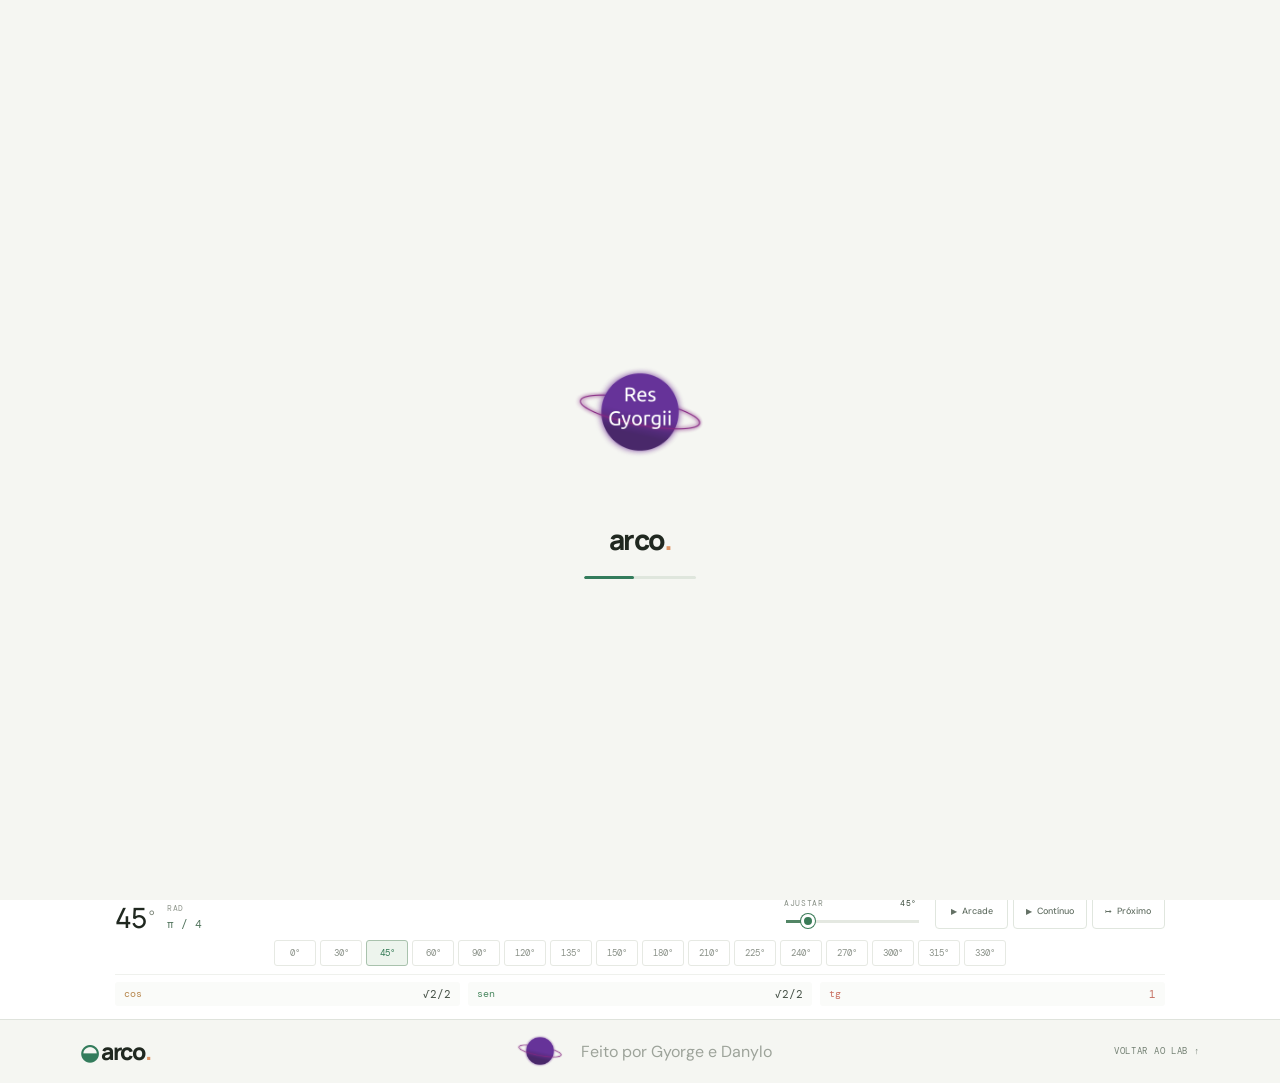
<file: index.html>
<!doctype html>
<html lang="pt-BR">
  <head>
    <meta charset="utf-8">
    <meta name="viewport" content="width=device-width, initial-scale=1">
    <meta name="theme-color" content="#f5f6f2">
    <title>Círculo Trigonométrico — laboratório visual</title>
    <link rel="icon" href="favicon.svg" type="image/svg+xml">
    <link rel="stylesheet" href="style.css">
  </head>
  <body>
    <div class="loading-screen" id="loadingScreen" role="status" aria-label="Carregando">
      <img src="./logo_name.png">
      <span class="loading-title">arco<span>.</span></span>
      <div class="loading-track"><i></i></div>
    </div>
    <header class="topbar"><a class="brand" href="#inicio" aria-label="Arco, início"><span class="brand-mark">◒</span> arco<span class="brand-dot">.</span></a>
      <nav class="tabs" role="tablist" aria-label="Seções">
        <button class="active" role="tab" aria-selected="true" aria-controls="laboratorio" data-tab="laboratorio">Laboratório</button>
        <button role="tab" aria-selected="false" aria-controls="conceitos" data-tab="conceitos">Conceitos</button>
        <button role="tab" aria-selected="false" aria-controls="graficos" data-tab="graficos">Gráficos</button>
      </nav>
      <div class="function-family" role="group" aria-label="Tipo de funções">
        <button class="selected" data-function-family="common" aria-pressed="true">Comuns</button>
        <button data-function-family="reciprocal" aria-pressed="false" title="Secante, cossecante e cotangente">Recíprocas</button>
      </div>
    </header>
    <main id="inicio">
      <section class="lab tab-panel active" id="laboratorio" role="tabpanel" aria-label="Laboratório trigonométrico">
        <div class="lab-head">
          <h2>Ângulo e funções</h2>
        </div>
        <div class="lab-grid">
          <div class="diagram-wrap">
            <div class="angle-stamp" id="angleStamp" aria-hidden="true"><span>ÂNGULO NOTÁVEL</span><strong id="stampValue">45°</strong></div>
            <div class="diagram-top"><span>PLANO CARTESIANO</span><span class="quadrant" id="quadrant">1º QUADRANTE</span></div>
            <div class="diagram-body">
              <div class="svg-holder">
                <svg id="circle" viewBox="0 0 460 460" role="img" aria-label="Círculo trigonométrico interativo">
                  <defs>
                    <pattern id="grid" width="66.6667" height="66.6667" patternUnits="userSpaceOnUse">
                      <path d="M 66.6667 0 L 0 0 0 66.6667" fill="none" stroke="#e5e9e3" stroke-width="1"/>
                    </pattern>
                  </defs>
                  <rect x="30" y="30" width="400" height="400" fill="url(#grid)"/>
                  <g id="gridLabels"></g>
                  <line x1="30" y1="230" x2="430" y2="230" class="axis"/>
                  <line x1="230" y1="430" x2="230" y2="30" class="axis"/>
                  <path d="M 426 225 L 436 230 L 426 235 M 225 34 L 230 24 L 235 34" class="axis-head"/>
                  <circle cx="230" cy="230" r="66.6667" class="unit-circle"/>
                  <path id="arc" class="angle-arc" d=""/>
                  <line id="radius" x1="230" y1="230" x2="336" y2="124" class="radius"/>
                  <line id="radiusExtension" x1="230" y1="230" x2="420" y2="40" class="radius-extension"/>
                  <line id="cosLine" x1="230" y1="230" x2="336" y2="230" class="cos-line"/>
                  <line id="cosProjection" x1="336" y1="124" x2="336" y2="230" class="cosine-projection"/>
                  <line id="sinLine" x1="230" y1="230" x2="230" y2="124" class="sin-line"/>
                  <line id="sinProjection" x1="336" y1="124" x2="230" y2="124" class="sine-projection"/>
                  <line id="tanGuide" x1="355" y1="30" x2="355" y2="430" class="tan-guide"/>
                  <line id="tanLine" x1="355" y1="230" x2="355" y2="142" class="tan-line"/>
                  <line id="topTanGuide" x1="30" y1="90" x2="430" y2="90" class="tan-guide top-tan-guide"/>
                  <line id="secLine" x1="230" y1="230" x2="370" y2="142" class="reciprocal-sec"/>
                  <line id="cscLine" x1="230" y1="230" x2="370" y2="90" class="reciprocal-csc"/>
                  <line id="cotLine" x1="230" y1="90" x2="370" y2="90" class="reciprocal-cot"/>
                  <line id="pointTangent" x1="250" y1="100" x2="400" y2="250" class="point-tangent"/>
                  <path id="tangentRightAngle" class="tangent-right-angle" d=""/>
                  <circle id="secPoint" cx="355" cy="230" r="2.4" class="reciprocal-point sec-point"/>
                  <circle id="cscPoint" cx="230" cy="105" r="2.4" class="reciprocal-point csc-point"/>
                  <circle id="reciprocalPoint" cx="355" cy="105" r="2.4" class="reciprocal-point"/>
                  <circle cx="230" cy="230" r="4" class="origin-dot"/>
                  <circle id="point" cx="336" cy="124" r="3.3" class="point"/>
                  <text x="437" y="220" class="axis-label">x</text>
                  <text x="240" y="25" class="axis-label">y</text>
                  <text x="222" y="252" class="origin-label">0</text>
                  <text id="cosLabel" x="280" y="250" class="measure-label cosine-label">cos</text>
                  <text id="sinLabel" x="343" y="178" class="measure-label sine-label">sen</text>
                  <text id="tanLabel" x="386" y="178" class="measure-label tangent-label">tg</text>
                  <text id="secLabel" x="370" y="178" class="measure-label cosine-label">sec</text>
                  <text id="cscLabel" x="300" y="130" class="measure-label sine-label">cossec</text>
                  <text id="cotLabel" x="300" y="96" class="measure-label tangent-label">cotg</text>
                </svg>
              </div>
              <div class="plot-readout">
                <div><span>θ</span><b><strong id="degree">45</strong>°</b></div>
                <div><span id="readoutSinName">sen</span><b id="sinValue">0,707</b></div>
                <div><span id="readoutCosName">cos</span><b id="cosValue">0,707</b></div>
                <div><span id="readoutTanName">tg</span><b id="tanValue">1,000</b></div>
              </div>
            </div>
            <div class="diagram-legend">
              <span><i class="legend-cos"></i><b id="circleLegendCos">cosseno</b></span>
              <span><i class="legend-sin"></i><b id="circleLegendSin">seno</b></span>
              <span><i class="legend-tan"></i><b id="circleLegendTan">tangente</b></span>
            </div>
          </div>
          <aside class="controls">
            <div class="control-main">
              <div class="control-angle">
                <div class="angle-display"><span class="section-kicker">ÂNGULO</span>
                  <div class="angle-value"><strong id="controlDegree">45</strong><span>°</span></div>
                </div>
                <div class="radian"><span>RAD</span><strong id="radian">π / 4</strong></div>
              </div>
              <div class="slider-control">
                <label class="slider-label" for="angle"><span>AJUSTAR</span><span id="sliderDegree">45°</span></label>
                <input id="angle" type="range" min="0" max="359" value="45" aria-label="Ângulo em graus">
              </div>
              <div class="animation-modes" aria-label="Modo de animação">
                <button class="mode-button arcade-mode" id="playArcade" type="button"><span class="play-icon">▶</span><span class="mode-text">Arcade</span></button>
                <button class="mode-button smooth-mode" id="playSmooth" type="button"><span class="play-icon">▶</span><span class="mode-text">Contínuo</span></button>
                <button class="mode-button next-mode" id="playNextNotable" type="button" aria-label="Avançar até o próximo ângulo notável"><span class="play-icon">↦</span><span class="mode-text">Próximo</span></button>
              </div>
            </div>
            <div class="preset-row" aria-label="Ângulos notáveis dos quatro quadrantes">
              <button data-angle="0">0°</button>
              <button data-angle="30">30°</button>
              <button data-angle="45" class="selected">45°</button>
              <button data-angle="60">60°</button>
              <button data-angle="90">90°</button>
              <button data-angle="120">120°</button>
              <button data-angle="135">135°</button>
              <button data-angle="150">150°</button>
              <button data-angle="180">180°</button>
              <button data-angle="210">210°</button>
              <button data-angle="225">225°</button>
              <button data-angle="240">240°</button>
              <button data-angle="270">270°</button>
              <button data-angle="300">300°</button>
              <button data-angle="315">315°</button>
              <button data-angle="330">330°</button>
            </div>
            <div class="function-list">
              <div class="function-row cosine"><span class="function-symbol" id="symbolCos">cos</span><strong id="controlCos">0,707</strong></div>
              <div class="function-row sine"><span class="function-symbol" id="symbolSin">sen</span><strong id="controlSin">0,707</strong></div>
              <div class="function-row tangent"><span class="function-symbol" id="symbolTan">tg</span><strong id="controlTan">1,000</strong></div>
            </div>
          </aside>
        </div>
        <div class="insight">
          <p id="insightText">Ponto: (0,707; 0,707)</p>
        </div>
      </section>
      <section class="function-graph tab-panel" id="graficos" role="tabpanel" aria-label="Gráficos de seno, cosseno e tangente">
        <div class="graph-heading">
          <div><span class="section-kicker">PLANO CARTESIANO · 0° A 360°</span>
            <h2>Gráficos das funções</h2>
          </div>
          <div class="graph-options" role="group" aria-label="Selecionar função para desenhar">
            <button class="selected" data-graph="sin" aria-pressed="true">Seno</button>
            <button data-graph="cos" aria-pressed="false">Cosseno</button>
            <button data-graph="tan" aria-pressed="false">Tangente</button>
            <button data-graph="all" aria-pressed="false">Todas</button>
          </div>
        </div>
        <div class="graph-sheet">
          <svg id="functionPlot" viewBox="0 0 800 470" role="img" aria-label="Gráfico de função trigonométrica em função do ângulo">
            <defs><clipPath id="graphClip">
              <rect x="60" y="35" width="720" height="385"/>
</clippath></defs>
            <rect x="60" y="35" width="720" height="385" class="graph-background"/>
            <g id="graphGrid"></g>
            <g class="graph-asymptotes" id="graphAsymptotes">
              <line x1="240" y1="35" x2="240" y2="420"/>
              <line x1="600" y1="35" x2="600" y2="420"/>
            </g>
            <g class="graph-asymptotes reciprocal-asymptotes" id="reciprocalAsymptotes">
              <line x1="60" y1="35" x2="60" y2="420"/>
              <line x1="420" y1="35" x2="420" y2="420"/>
              <line x1="780" y1="35" x2="780" y2="420"/>
            </g>
            <line x1="60" y1="227.5" x2="780" y2="227.5" class="graph-axis"/>
            <line x1="60" y1="35" x2="60" y2="420" class="graph-axis"/>
            <g clip-path="url(#graphClip)">
              <path id="graphSin" class="graph-line graph-sin"/>
              <path id="graphCos" class="graph-line graph-cos"/>
              <path id="graphTan" class="graph-line graph-tan"/>
              <path id="graphSec" class="graph-line graph-cos"/>
              <path id="graphCsc" class="graph-line graph-sin"/>
              <path id="graphCot" class="graph-line graph-tan"/>
              <line id="graphCursor" x1="150" y1="35" x2="150" y2="420" class="graph-cursor"/>
              <circle id="markerSin" r="6" class="graph-marker marker-sin"/>
              <circle id="markerCos" r="6" class="graph-marker marker-cos"/>
              <circle id="markerTan" r="6" class="graph-marker marker-tan"/>
              <circle id="markerSec" r="6" class="graph-marker marker-cos"/>
              <circle id="markerCsc" r="6" class="graph-marker marker-sin"/>
              <circle id="markerCot" r="6" class="graph-marker marker-tan"/>
            </g>
            <g id="graphLabels"></g>
          </svg>
        </div>
        <div class="graph-legend">
          <span class="legend-item graph-sin-key"><i></i><span id="legendSin">sen θ</span></span>
          <span class="legend-item graph-cos-key"><i></i><span id="legendCos">cos θ</span></span>
          <span class="legend-item graph-tan-key"><i></i><span id="legendTan">tg θ</span></span>
          <span class="graph-current" id="graphCurrent">θ = 45°</span>
        </div>
      </section>
      <section class="concepts tab-panel" id="conceitos" data-family="common" role="tabpanel" aria-label="Conceitos trigonométricos">
        <div class="concept-heading"><span class="section-kicker">CÍRCULO UNITÁRIO · RAIO 1</span>
          <h2>Três nomes.
            <br>
<em>Um ponto.</em></h2>
          <p id="conceptDescription">Uma posição na circunferência revela três medidas:</p>
        </div>
        <div class="concept-cards concepts-common">
          <article class="concept-card cosine-card">
            <div class="concept-card-heading"><span class="card-index">01</span>
              <h3>Cosseno</h3>
            </div>
            <p class="definition">É a coordenada <b>x</b> do ponto na circunferência: sua projeção horizontal sobre o eixo x.</p>
            <div class="formula">cos(θ) = x</div>
            <svg class="concept-figure" viewBox="0 0 180 100" role="img" aria-label="O cosseno é a projeção horizontal do ponto">
              <line x1="18" y1="70" x2="162" y2="70" class="fig-axis"/>
              <circle cx="70" cy="58" r="37" class="fig-circle"/>
              <line x1="70" y1="58" x2="98" y2="32" class="fig-radius"/>
              <line x1="70" y1="58" x2="98" y2="58" class="fig-cos"/>
              <line x1="98" y1="32" x2="98" y2="58" class="fig-guide"/>
              <circle cx="98" cy="32" r="4" class="fig-point"/>
              <text x="79" y="82" class="fig-label">cos θ</text>
            </svg>
          </article>
          <article class="concept-card sine-card">
            <div class="concept-card-heading"><span class="card-index">02</span>
              <h3>Seno</h3>
            </div>
            <p class="definition">É a coordenada <b>y</b> do ponto na circunferência: sua projeção vertical sobre o eixo y.</p>
            <div class="formula">sen(θ) = y</div>
            <svg class="concept-figure" viewBox="0 0 180 100" role="img" aria-label="O seno é a projeção vertical do ponto">
              <line x1="20" y1="70" x2="160" y2="70" class="fig-axis"/>
              <line x1="70" y1="90" x2="70" y2="12" class="fig-axis"/>
              <circle cx="70" cy="58" r="37" class="fig-circle"/>
              <line x1="70" y1="58" x2="98" y2="32" class="fig-radius"/>
              <line x1="98" y1="32" x2="98" y2="58" class="fig-sin"/>
              <line x1="70" y1="58" x2="98" y2="58" class="fig-guide"/>
              <circle cx="98" cy="32" r="4" class="fig-point"/>
              <text x="104" y="48" class="fig-label">sen θ</text>
            </svg>
          </article>
          <article class="concept-card tangent-card">
            <div class="concept-card-heading"><span class="card-index">03</span>
              <h3>Tangente</h3>
            </div>
            <p class="definition">É a razão entre seno e cosseno. Na reta <b>x = 1</b>, mede o segmento até a linha do ângulo.</p>
            <div class="formula">tg(θ) = sen(θ) / cos(θ)</div>
            <svg class="concept-figure" viewBox="0 0 180 100" role="img" aria-label="A tangente é o segmento vertical na reta x igual a um">
              <line x1="18" y1="70" x2="164" y2="70" class="fig-axis"/>
              <circle cx="65" cy="58" r="37" class="fig-circle"/>
              <line x1="65" y1="58" x2="115" y2="30" class="fig-radius"/>
              <line x1="102" y1="18" x2="102" y2="88" class="fig-tan-guide"/>
              <line x1="102" y1="70" x2="102" y2="37" class="fig-tan"/>
              <circle cx="98" cy="39" r="4" class="fig-point"/>
              <text x="108" y="54" class="fig-label">tg θ</text>
            </svg>
          </article>
        </div>
        <div class="concept-cards concepts-reciprocal">
          <article class="concept-card reciprocal-sec-card">
            <div class="concept-card-heading"><span class="card-index">01</span>
              <h3>Secante</h3>
            </div>
            <p class="definition">É o inverso multiplicativo do cosseno. A tangente no ponto encontra o eixo x em <b>sec(θ)</b>.</p>
            <div class="formula">sec(θ) = 1 / cos(θ)</div>
            <svg class="concept-figure" viewBox="0 0 180 100" role="img" aria-label="A tangente no ponto encontra o eixo x no valor da secante">
              <line x1="18" y1="68" x2="162" y2="68" class="fig-axis"/>
              <line x1="70" y1="96" x2="70" y2="12" class="fig-axis"/>
              <circle cx="70" cy="68" r="30" class="fig-circle"/>
              <line x1="70" y1="68" x2="91.2" y2="46.8" class="fig-radius"/>
              <line x1="30" y1="-14" x2="145" y2="101" class="fig-extra-tangent"/>
              <line x1="70" y1="68" x2="112.4" y2="68" class="fig-cos"/>
              <circle cx="112.4" cy="68" r="4" class="fig-point"/>
              <text x="83" y="82" class="fig-label">sec θ</text>
            </svg>
          </article>
          <article class="concept-card reciprocal-csc-card">
            <div class="concept-card-heading"><span class="card-index">02</span>
              <h3>Cossecante</h3>
            </div>
            <p class="definition">É o inverso multiplicativo do seno. A tangente no ponto encontra o eixo y em <b>cossec(θ)</b>.</p>
            <div class="formula">cossec(θ) = 1 / sen(θ)</div>
            <svg class="concept-figure" viewBox="0 0 180 100" role="img" aria-label="A tangente no ponto encontra o eixo y no valor da cossecante">
              <line x1="18" y1="68" x2="162" y2="68" class="fig-axis"/>
              <line x1="70" y1="98" x2="70" y2="8" class="fig-axis"/>
              <circle cx="70" cy="68" r="30" class="fig-circle"/>
              <line x1="70" y1="68" x2="91.2" y2="46.8" class="fig-radius"/>
              <line x1="30" y1="-14" x2="145" y2="101" class="fig-extra-tangent"/>
              <line x1="70" y1="68" x2="70" y2="25.6" class="fig-sin"/>
              <circle cx="70" cy="25.6" r="4" class="fig-point"/>
              <text x="77" y="40" class="fig-label">cossec θ</text>
            </svg>
          </article>
          <article class="concept-card reciprocal-cot-card">
            <div class="concept-card-heading"><span class="card-index">03</span>
              <h3>Cotangente</h3>
            </div>
            <p class="definition">É a razão entre cosseno e seno. Na tangente superior do círculo, mede o trecho horizontal até o ângulo.</p>
            <div class="formula">cotg(θ) = cos(θ) / sen(θ)</div>
            <svg class="concept-figure" viewBox="0 0 180 100" role="img" aria-label="A cotangente é o trecho horizontal na tangente superior do círculo">
              <line x1="18" y1="72" x2="162" y2="72" class="fig-axis"/>
              <circle cx="70" cy="72" r="30" class="fig-circle"/>
              <line x1="70" y1="42" x2="160" y2="42" class="fig-extra-tangent"/>
              <line x1="70" y1="72" x2="96" y2="57" class="fig-radius"/>
              <line x1="96" y1="57" x2="122" y2="42" class="fig-radius"/>
              <line x1="70" y1="42" x2="122" y2="42" class="fig-tan"/>
              <circle cx="122" cy="42" r="4" class="fig-point"/>
              <circle cx="96" cy="57" r="4" class="fig-point"/>
              <text x="83" y="34" class="fig-label">cotg θ</text>
            </svg>
          </article>
        </div>
      </section>
    </main>
    <footer>
      <a class="brand" href="#inicio"><span class="brand-mark">◒</span> arco<span class="brand-dot">.</span></a>
      <div class="footer-credit">
        <img class="logo-name" src="./logo_clean.png" alt="Gyorgii">
        <span>Feito por Gyorge e Danylo</span>
      </div>
      <a href="#laboratorio" data-go-lab>VOLTAR AO LAB ↑</a>
    </footer>
    <script type="module" src="src/main.js"></script>
  </body>
</html>
</file>
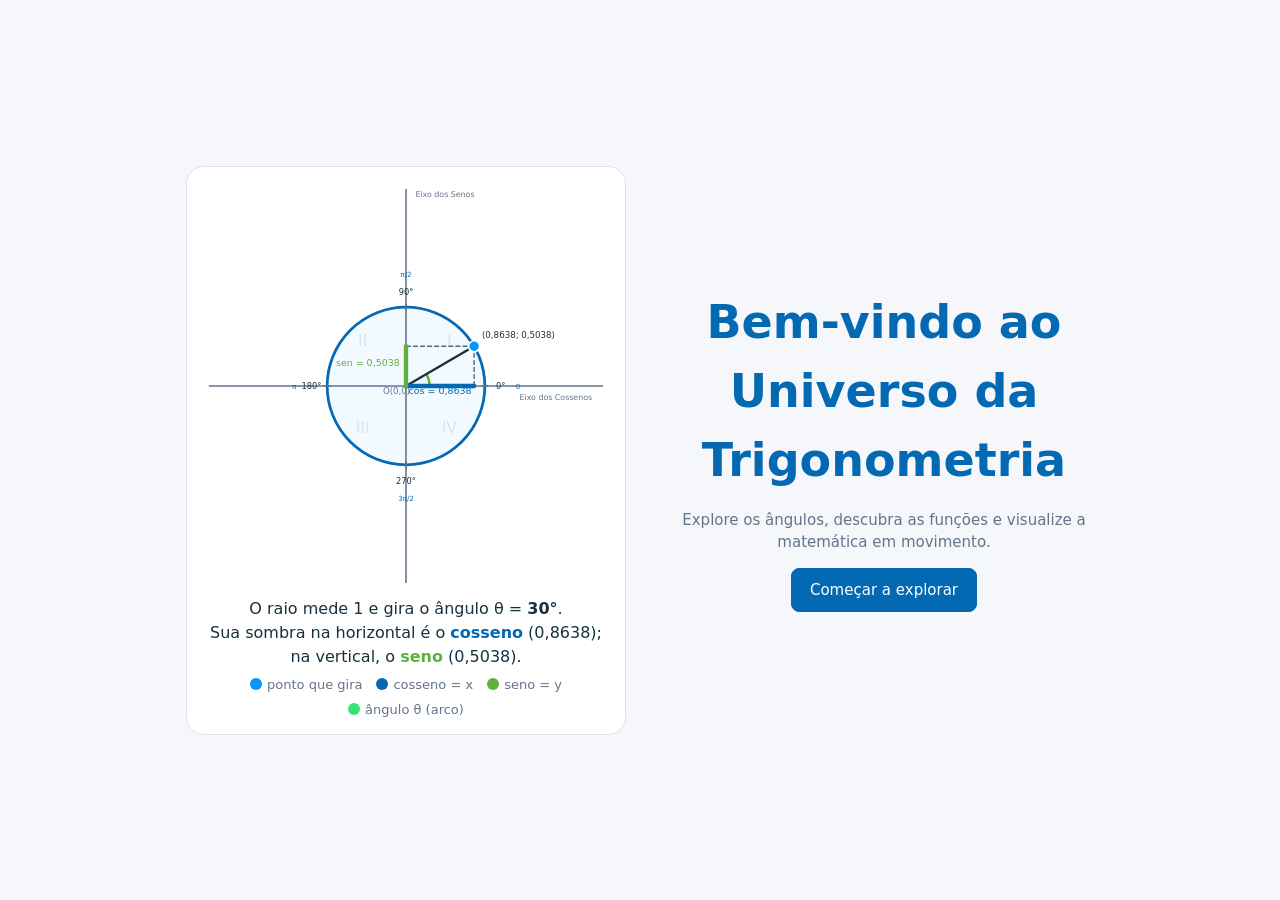
<file: denilson.html>
<!doctype html><html lang="pt-BR"><head><meta charset="utf-8"><meta name="viewport" content="width=device-width, initial-scale=1, viewport-fit=cover"><title>Universo da Trigonometria</title>
<style>
:root{--b1:#0369B3;--b2:#0396FE;--g1:#5FB13E;--g2:#36E473;--sl:#4A6C76;--bg:#F5F7FA;--cd:#fff;--tx:#17323f;--mu:#64748B;--bd:#dbe3ea;box-sizing:border-box;padding-top:env(safe-area-inset-top,0px);padding-bottom:env(safe-area-inset-bottom,0px)}
@media(prefers-color-scheme:dark){:root:not([data-theme="light"]){--bg:#0e1a22;--cd:#16262f;--tx:#e8f1f5;--mu:#93a6b0;--bd:#27404b}}
:root[data-theme="dark"]{--bg:#0e1a22;--cd:#16262f;--tx:#e8f1f5;--mu:#93a6b0;--bd:#27404b}
html{scroll-padding-top:env(safe-area-inset-top,0px)}*{box-sizing:border-box}
body{margin:0;background:var(--bg);color:var(--tx);font:15px/1.5 "Segoe UI",system-ui,-apple-system,Roboto,sans-serif}
button,select,input{font:inherit}button{background:var(--cd);color:var(--tx);border:1px solid var(--bd);border-radius:8px;padding:6px 12px;cursor:pointer}
button:hover{border-color:var(--b2)}button.on{background:var(--b2);border-color:var(--b2);color:#fff}button.pri{background:var(--b1);color:#fff;border-color:var(--b1);padding:10px 18px}
input[type=range]{width:100%;accent-color:var(--b2)}input[type=text],input[type=number],select{background:var(--cd);color:var(--tx);border:1px solid var(--bd);border-radius:8px;padding:9px 12px}
#wel{min-height:100vh;display:flex;flex-wrap:wrap;align-items:center;justify-content:center;gap:28px 48px;padding:24px;text-align:center}.wb{width:min(440px,92vw);background:var(--cd);border:1px solid var(--bd);border-radius:18px;padding:14px}.wb svg{max-height:60vh}#wc{font-size:16px;margin:6px 0}.lg{display:flex;flex-wrap:wrap;gap:6px 14px;justify-content:center;font-size:13px;color:var(--mu)}.lg i{display:inline-block;width:12px;height:12px;border-radius:50%;margin-right:5px;vertical-align:-1px}.wf{display:flex;flex-direction:column;align-items:center;gap:14px;width:min(420px,92vw);position:relative;z-index:2}#nm{font-size:16px;width:100%}
#wel h1{font-size:clamp(28px,5vw,46px);margin:0;color:var(--b1);max-width:16em}#wel p{color:var(--mu);margin:0;max-width:30em}
#app{display:none;min-height:100vh;grid-template-rows:auto 1fr;grid-template-columns:240px 1fr}
header{grid-column:1/3;display:flex;align-items:center;gap:12px;padding:10px 18px;background:var(--b1);color:#fff;flex-wrap:wrap}
header b{font-size:17px}header span{opacity:.85}header .sp{flex:1}header button{background:rgba(255,255,255,.15);color:#fff;border-color:rgba(255,255,255,.35)}
nav{padding:12px;border-right:1px solid var(--bd);display:flex;flex-direction:column;gap:3px;background:var(--cd)}
nav button{text-align:left;border:0;background:none;padding:8px 10px;display:flex;gap:10px;color:var(--mu)}nav button i{width:18px;font-style:normal;color:var(--b2);text-align:center}
nav button.on{background:rgba(3,150,254,.14);color:var(--b1);font-weight:600}
main{padding:18px;min-width:0;animation:f .25s}@keyframes f{from{opacity:0}}@media(prefers-reduced-motion:reduce){main{animation:none}}
.card{background:var(--cd);border:1px solid var(--bd);border-radius:14px;padding:16px;margin-bottom:14px}.card h3{margin:0 0 8px;color:var(--b1)}
.grid{display:grid;grid-template-columns:repeat(auto-fill,minmax(210px,1fr));gap:12px}.grid .card{cursor:pointer;margin:0}.grid .card:hover{border-color:var(--b2)}
.lab{display:grid;grid-template-columns:minmax(0,1fr) minmax(0,1.15fr);gap:14px}.two{display:grid;grid-template-columns:minmax(0,1fr) minmax(0,1fr);gap:14px}
.chips{display:flex;flex-wrap:wrap;gap:6px;margin:8px 0}.row{display:flex;gap:8px;align-items:center;flex-wrap:wrap;margin:6px 0}
svg{width:100%;height:auto;touch-action:none;color:var(--tx);display:block}#cv,#ca,#ce{cursor:grab;max-height:76vh}
.val{display:flex;justify-content:space-between;border-bottom:1px solid var(--bd);padding:3px 0}.val b{color:var(--g1)}
.f{font-family:Cambria,"Times New Roman",serif;font-size:17px;color:var(--b1);background:rgba(3,150,254,.08);border-radius:8px;padding:6px 10px;margin:6px 0;display:block}
table{border-collapse:collapse;width:100%}td,th{border-bottom:1px solid var(--bd);padding:5px 8px;text-align:left}th{color:var(--mu);font-weight:600}.ok{color:var(--g1);font-weight:700}.no{color:#c0392b;font-weight:700}
@media(max-width:820px){#app{grid-template-columns:1fr}header{grid-column:1}nav{flex-direction:row;overflow-x:auto;border-right:0;border-bottom:1px solid var(--bd)}nav button{white-space:nowrap}.lab,.two{grid-template-columns:1fr}}
</style></head><body>
<div id="wel"><div class="wb"><svg id="wi" viewBox="-2.6 -2.6 5.2 5.2" aria-label="Círculo trigonométrico animado"></svg><div id="wc"></div><div class="lg"><span><i style="background:#0396FE"></i>ponto que gira</span><span><i style="background:#0369B3"></i>cosseno = x</span><span><i style="background:#5FB13E"></i>seno = y</span><span><i style="background:#36E473"></i>ângulo θ (arco)</span></div></div><div class="wf"><h1>Bem-vindo ao Universo da Trigonometria</h1><p>Explore os ângulos, descubra as funções e visualize a matemática em movimento.</p>
<button class="pri" id="go">Começar a explorar</button></div></div>
<div id="app"><header><b>Universo da Trigonometria</b><span id="sc"></span><span class="sp"></span><span id="gr"></span><button id="hm">Início</button><button id="th">Modo escuro</button></header><nav id="nv"></nav><main id="mn"></main></div>
<script>
const $=s=>document.querySelector(s),P=Math.PI,T=2*P,mn=$('#mn');
const F={sin:Math.sin,cos:Math.cos,tan:Math.tan,cot:x=>1/Math.tan(x),sec:x=>1/Math.cos(x),csc:x=>1/Math.sin(x)};
const N={sin:'sen',cos:'cos',tan:'tg',cot:'cotg',sec:'sec',csc:'cossec'};
const CL={sin:'#5FB13E',cos:'#0369B3',tan:'#0396FE',cot:'#4A6C76',sec:'#36E473',csc:'#4A6C76'},DS={sec:'6 4',csc:'6 4'};
const AS={tan:[P/2,P],sec:[P/2,P],cot:[0,P],csc:[0,P]};
const S={a:P/6,fns:['sin','cos'],sh:{sin:1,cos:1,tan:0,cot:0,sec:0,csc:0,proj:1,aux:1,val:1},cx:P,cy:0,sc:70,name:''};
const g=(a,b)=>b?g(b,a%b):a,md=(a,m)=>((a%m)+m)%m,R=a=>a[Math.random()*a.length|0];
const fm=v=>isFinite(v)&&Math.abs(v)<1e6?(+v.toFixed(4)+'').replace('.',','):'Não definida';
function V(n,a){const c=Math.cos(a),s=Math.sin(a);if((n=='tan'||n=='sec')&&Math.abs(c)<1e-9||(n=='cot'||n=='csc')&&Math.abs(s)<1e-9)return NaN;return F[n](a)}
function rl(d){d=Math.round(d);if(!d)return'0';const k=g(Math.abs(d),180),n=d/k,m=180/k,p=n==1?'π':n==-1?'−π':(n+'').replace('-','−')+'π';return m==1?p:p+'/'+m}
const EX={0:['0','1'],30:['1/2','√3/2'],45:['√2/2','√2/2'],60:['√3/2','1/2'],90:['1','0']},TX={0:'0',30:'√3/3',45:'1',60:'√3'};
const sg=(t,n)=>t=='0'?t:(n?'−':'')+t;
function ex(deg){const r=Math.round(deg);if(Math.abs(deg-r)>1e-6)return null;const d=md(r,360),q=d<=90?d:d<=180?180-d:d<=270?d-180:360-d;if(!(q in EX))return null;const sn=d>180,cn=d>90&&d<270;return{sin:sg(EX[q][0],sn),cos:sg(EX[q][1],cn),tan:q==90?'Não definida':sg(TX[q],sn!=cn)}}
const quad=a=>{const d=md(a*180/P,360);return Math.abs(d%90)<1e-6||Math.abs(d%90-90)<1e-6?'Sobre o eixo':['I','II','III','IV'][Math.floor(d/90)]+' quadrante'};
// ---------- círculo ----------
function dc(a,o={}){const sh=o.sh||S.sh,c=Math.cos(a),s=Math.sin(a),t=V('tan',a),k=V('cot',a),Z=v=>Math.max(-40,Math.min(40,v));let h='';
const L=(x1,y1,x2,y2,col,w=.03,d)=>`<line x1="${x1}" y1="${-y1}" x2="${x2}" y2="${-y2}" stroke="${col}" stroke-width="${w}" ${d?`stroke-dasharray="${d}"`:''} stroke-linecap="round"/>`;
const X=(x,y,t,sz=.13,col='var(--mu)',an='middle')=>`<text x="${x}" y="${-y}" font-size="${sz}" fill="${col}" text-anchor="${an}">${t}</text>`;
h+=`<line x1="-2.5" x2="2.5" y1="0" y2="0" stroke="var(--mu)" stroke-width=".02"/><line y1="-2.5" y2="2.5" x1="0" x2="0" stroke="var(--mu)" stroke-width=".02"/>${X(1.9,-.18,'Eixo dos Cossenos',.1)}${X(.12,2.4,'Eixo dos Senos',.1,'var(--mu)','start')}${X(-.12,-.1,'O(0,0)',.11)}<circle r="1" fill="rgba(3,150,254,.05)" stroke="var(--b1)" stroke-width=".035"/>`;
[['I',.55,.55],['II',-.55,.55],['III',-.55,-.55],['IV',.55,-.55]].forEach(q=>h+=X(q[1],q[2]-.04,q[0],.2,'var(--bd)'));
if(!o.min)for(let d=0;d<360;d+=30){[45,135,225,315].includes(d)||0;h+=''}
const ds=o.min?[0,90,180,270]:[0,30,45,60,90,120,135,150,180,210,225,240,270,300,315,330];
ds.forEach(d=>{const r=d*P/180,cc=Math.cos(r),ss=Math.sin(r);h+=L(cc*.96,ss*.96,cc*1.04,ss*1.04,'var(--mu)',.02)+X(cc*1.2,ss*1.2-.04,d+'°',.105,'var(--tx)')+X(cc*1.42,ss*1.42-.04,rl(d),.09,'var(--b1)')});

if(o.guide)h+=o.guide;
const w=a%T,ar=.3;h+=`<path d="M${ar} 0 A${ar} ${ar} 0 ${Math.abs(w)>P?1:0} ${w>=0?0:1} ${ar*Math.cos(w)} ${-ar*Math.sin(w)}" fill="rgba(54,228,115,.25)" stroke="var(--g1)" stroke-width=".03"/>`;
h+=L(0,0,c,s,'var(--tx)',.03);
if(sh.proj){h+=L(c,s,0,s,'var(--sl)',.018,'.05 .04')+L(c,s,c,0,'var(--sl)',.018,'.05 .04')}
if(sh.cos)h+=L(0,0,c,0,CL.cos,.055);if(sh.sin)h+=L(0,0,0,s,CL.sin,.055);
if(sh.tan||sh.sec)h+=L(1,-3,1,3,CL.tan,.012)+X(1.06,2.3,'Eixo das Tangentes',.1,CL.tan,'start');if(sh.tan&&isFinite(t))h+=L(1,0,1,Z(t),CL.tan,.055);
if(sh.cot)h+=L(-3,1,3,1,CL.cot,.012)+X(-2.55,1.08,'Eixo das Cotangentes',.1,CL.cot,'start');if(sh.cot&&isFinite(k))h+=L(0,1,Z(k),1,CL.cot,.055);if(sh.sec||sh.csc){const xs=Math.abs(c)>1e-9?1/c:NaN,ys=Math.abs(s)>1e-9?1/s:NaN,cp=v=>Math.max(-2.45,Math.min(2.45,v)),pts=[];
if(isFinite(xs))pts.push([cp(xs),0]);if(isFinite(ys))pts.push([0,cp(ys)]);
pts.forEach(q=>h+=L(c,s,q[0],q[1],'var(--sl)',.018,'.05 .04'));
if(sh.sec&&isFinite(xs))h+=L(0,0,cp(xs),0,CL.sec,.06)+`<circle cx="${cp(xs)}" cy="0" r=".055" fill="${CL.sec}" stroke="#fff" stroke-width=".02"/>`;
if(sh.csc&&isFinite(ys))h+=L(0,0,0,cp(ys),CL.csc,.06)+`<circle cx="0" cy="${-cp(ys)}" r=".055" fill="${CL.csc}" stroke="#fff" stroke-width=".02"/>`}
{const vl=(n,v)=>n+(sh.val?' = '+fm(v):''),cl=v=>Math.max(-2.3,Math.min(2.3,v));if(sh.sin)h+=X(-.08,s/2,vl('sen',s),.12,CL.sin,'end');if(sh.cos)h+=X(c/2,s>=0?-.1:.18,vl('cos',c),.12,CL.cos);if(sh.tan&&isFinite(t))h+=X(1.06,cl(t/2),vl('tg',t),.12,CL.tan,'start');if(sh.sec&&Math.abs(c)>1e-9)h+=X(cl(1/c/2),s>=0?-.12:.2,vl('sec',1/c),.12,CL.sec);if(sh.cot&&isFinite(k))h+=X(cl(k/2),1.1,vl('cotg',k),.12,CL.cot);if(sh.csc&&Math.abs(s)>1e-9)h+=X(c>=0?-.1:.1,cl(1/s/2),vl('cossec',1/s),.12,CL.csc,c>=0?'end':'start')}
(o.pts||[]).forEach(p=>h+=`<circle cx="${Math.cos(p)}" cy="${-Math.sin(p)}" r=".055" fill="var(--g2)" stroke="var(--b1)" stroke-width=".02"/>`+X(Math.cos(p)*1.0+.06,-Math.sin(p)*1.0+.0,'',0));
h+=`<circle cx="${c}" cy="${-s}" r=".07" fill="var(--b2)" stroke="#fff" stroke-width=".02"/>`+X(c>=0?c+.1:c-.1,s>=0?s+.1:s-.05,`(${fm(c)}; ${fm(s)})`,.11,'var(--tx)',c>=0?'start':'end');return h}
function svgDrag(el,fn){let on=0;const m=e=>{const p=el.createSVGPoint();p.x=e.clientX;p.y=e.clientY;fn(p.matrixTransform(el.getScreenCTM().inverse()))};el.onpointerdown=e=>{on=1;el.setPointerCapture(e.pointerId);m(e)};el.onpointermove=e=>{if(on)m(e)};el.onpointerup=()=>on=0}
const circDrag=(el,cb)=>svgDrag(el,q=>{S.a=md(Math.atan2(-q.y,q.x),T);cb()});
// ---------- gráfico ----------
const mk=n=>({n,f:F[n],c:CL[n],d:DS[n],as:AS[n],dots:1});
function gr(fns,a,pts=1){const W=720,H=320,ys=58,X=x=>W/2+(x-S.cx)*S.sc,Y=y=>H/2-(y-S.cy)*ys,x0=S.cx-W/2/S.sc,x1=S.cx+W/2/S.sc;let h='';
for(let k=Math.ceil(x0/(P/2));k<=x1/(P/2);k++){const px=X(k*P/2);h+=`<line x1="${px}" x2="${px}" y2="${H}" stroke="var(--bd)" stroke-width="${k%2?.6:1}"/>`;if(S.sc>28||k%2==0)h+=`<text x="${px+3}" y="${H-16}" font-size="10" fill="var(--mu)">${k?rl(k*90):'0'}</text><text x="${px+3}" y="${H-5}" font-size="9" fill="var(--mu)">${k*90}°</text>`}
for(let y=-4;y<=4;y++){h+=`<line y1="${Y(y)}" y2="${Y(y)}" x2="${W}" stroke="var(--bd)" stroke-width=".7"/><text x="3" y="${Y(y)-3}" font-size="10" fill="var(--mu)">${y}</text>`}
h+=`<line x2="${W}" y1="${Y(0)}" y2="${Y(0)}" stroke="var(--tx)" stroke-width="1.2"/><line x1="${X(0)}" x2="${X(0)}" y2="${H}" stroke="var(--tx)" stroke-width="1.2"/>`;
fns.forEach(o=>{if(o.as)for(let k=Math.floor((x0-o.as[0])/o.as[1]);o.as[0]+k*o.as[1]<=x1;k++)h+=`<line x1="${X(o.as[0]+k*o.as[1])}" x2="${X(o.as[0]+k*o.as[1])}" y2="${H}" stroke="${o.c}" stroke-dasharray="4 4" opacity=".6"/>`;
let d='',pv=null;for(let px=0;px<=W;px+=2){const x=x0+px/S.sc,y=o.f(x);if(!isFinite(y)||Math.abs(y)>9){pv=null;continue}d+=(pv===null||Math.abs(y-pv)>3?'M':'L')+px+' '+Y(y).toFixed(1);pv=y}
h+=`<path d="${d}" fill="none" stroke="${o.c}" stroke-width="2.6" ${o.d?`stroke-dasharray="${o.d}"`:''}/>`;
if(o.dots)for(let k=Math.ceil(x0/(P/2));k<=x1/(P/2);k++){const x=k*P/2,y=o.f(x);if(isFinite(y)&&Math.abs(y)<1.001&&Math.abs(y)>-1)h+=`<circle cx="${X(x)}" cy="${Y(y)}" r="3.5" fill="${o.c}" stroke="#fff"/>`}});
if(a!=null)for(let k=-3;k<=3;k++){const x=a+k*T;if(x<x0||x>x1)continue;h+=`<line x1="${X(x)}" x2="${X(x)}" y1="${Y(0)}" y2="${H*(k?.0:1)*0+0||0}" stroke="none"/>`;fns.forEach(o=>{const y=o.n?V(o.n,x):o.f(x);if(isFinite(y)&&Math.abs(y)<9)h+=`<line x1="${X(x)}" x2="${X(x)}" y1="${Y(0)}" y2="${Y(y)}" stroke="${o.c}" stroke-dasharray="3 3"/><circle cx="${X(x)}" cy="${Y(y)}" r="6" fill="var(--b2)" stroke="#fff" stroke-width="2"/>`})}
return h}
function gMount(el,cu,getF,onA){const upd=()=>el.innerHTML=gr(getF(),S.a);const pos=e=>{const p=el.createSVGPoint();p.x=e.clientX;p.y=e.clientY;const q=p.matrixTransform(el.getScreenCTM().inverse());return[S.cx+(q.x-360)/S.sc,S.cy-(q.y-160)/58]};let on=0;
el.onpointerdown=e=>{on=1;el.setPointerCapture(e.pointerId);mv(e,1)};el.onpointermove=e=>mv(e,on);el.onpointerup=()=>on=0;
function mv(e,d){const[x,y]=pos(e);if(cu){const f=getF()[0],v=f.n?V(f.n,x):f.f(x);cu.textContent=`x = ${fm(x)} rad = ${fm(x*180/P)}° ; y = ${fm(v)}`}if(d&&onA){S.a=md(x,T);onA()}}
el.onwheel=e=>{e.preventDefault();S.sc=Math.max(15,Math.min(250,S.sc*(e.deltaY<0?1.1:.9)));upd()};return upd}
const gBtns=id=>`<div class="row" id="${id}"><button data-z="1.25">＋</button><button data-z=".8">−</button><button data-x="-1">←</button><button data-x="1">→</button><button data-y="1">↑</button><button data-y="-1">↓</button><button data-r="1">Reiniciar</button></div>`;
function gWire(id,upd){$('#'+id).onclick=e=>{const d=e.target.dataset;if(d.z)S.sc=Math.max(15,Math.min(250,S.sc*d.z));if(d.x)S.cx+=d.x*1;if(d.y)S.cy+=d.y*.5;if(d.r){S.cx=P;S.cy=0;S.sc=70}upd()}}
// ---------- laboratório ----------
const INFO={sin:['ℝ','[−1, 1]','2π','x = kπ','nenhuma','ímpar: sen(−x) = −sen x'],cos:['ℝ','[−1, 1]','2π','x = π/2 + kπ','nenhuma','par: cos(−x) = cos x'],tan:['x ≠ π/2 + kπ','ℝ','π','x = kπ','x = π/2 + kπ','ímpar'],cot:['x ≠ kπ','ℝ','π','x = π/2 + kπ','x = kπ','ímpar'],sec:['x ≠ π/2 + kπ','(−∞,−1] ∪ [1,∞)','2π','nenhum','x = π/2 + kπ','par'],csc:['x ≠ kπ','(−∞,−1] ∪ [1,∞)','2π','nenhum','x = kπ','ímpar']};
let raf=0;
function lab(pre){S.fns=[...pre];mn.innerHTML=`<div class="lab"><div><div class="card"><svg id="cv" viewBox="-2.6 -2.6 5.2 5.2"></svg><input id="sl" type="range" min="0" max="360" step="1" aria-label="Ângulo"><div class="row"><button id="pl">▶ Animar</button><span style="color:var(--mu)">Arraste o ponto ou use o controle.</span></div><div class="chips" id="tg"></div></div></div><div><div class="card" id="pn"></div><div class="card"><div class="chips" id="fc"></div><svg id="gv" viewBox="0 0 720 320"></svg><div id="cu" style="color:var(--mu);min-height:22px">Passe o cursor sobre o gráfico.</div>${gBtns('gb')}<div id="ig"></div></div></div></div>`;
const tg=[['sin','sen'],['cos','cos'],['tan','tg'],['cot','cotg'],['sec','sec'],['csc','cossec'],['proj','Projeções'],['val','Valores']];
const drawT=()=>{$('#tg').innerHTML=tg.map(t=>`<button data-k="${t[0]}" class="${S.sh[t[0]]?'on':''}">${t[1]}</button>`).join('');$('#fc').innerHTML='Gráficos: '+Object.keys(F).map(n=>`<button data-f="${n}" class="${S.fns.includes(n)?'on':''}" style="${S.fns.includes(n)?'':'border-color:'+CL[n]}">${N[n]}</button>`).join('')};
const gu=gMount($('#gv'),$('#cu'),()=>S.fns.map(mk),()=>upd());
function upd(){const a=S.a,d=a*180/P,e=ex(d);$('#cv').innerHTML=dc(a);$('#sl').value=md(d,360)>359.5&&d<360?0:md(d,360);gu();
const row=(l,v,c)=>`<div class="val"><span style="color:${c||'inherit'}">${l}</span><b>${v}</b></div>`;
$('#pn').innerHTML=row('Ângulo',fm(d)+'°')+row('Radianos',(e||Math.abs(d-Math.round(d))<1e-9?rl(d)+' ≈ ':'')+fm(a)+' rad')+row('Quadrante',quad(a))+['sin','cos','tan','sec','csc','cot'].map(n=>{const v=V(n,a);return row(N[n]+'(θ)'+(n=='sin'?' = y':n=='cos'?' = x':''),(e&&e[n]?e[n]+' ≈ ':'')+fm(v),CL[n])}).join('');
const f=INFO[S.fns[0]];$('#ig').innerHTML=`<div style="color:var(--mu);font-size:13px">${N[S.fns[0]]}(x): domínio ${f[0]} · imagem ${f[1]} · período ${f[2]} · zeros ${f[3]} · assíntotas ${f[4]}</div>`}
$('#sl').oninput=e=>{S.a=e.target.value*P/180;upd()};circDrag($('#cv'),upd);
$('#tg').onclick=e=>{const k=e.target.dataset.k;if(k){S.sh[k]^=1;drawT();upd()}};
$('#fc').onclick=e=>{const k=e.target.dataset.f;if(!k)return;const i=S.fns.indexOf(k);if(i>=0){if(S.fns.length>1)S.fns.splice(i,1)}else S.fns.unshift(k);drawT();upd()};
gWire('gb',upd);cancelAnimationFrame(raf);$('#pl').onclick=e=>{if(e.target.dataset.on){e.target.dataset.on='';e.target.textContent='▶ Animar';return}e.target.dataset.on=1;e.target.textContent='❚❚ Pausar';const b=e.target,st=()=>{if(!b.dataset.on||!b.isConnected)return;S.a=md(S.a+.012,T);upd();raf=requestAnimationFrame(st)};st()};
drawT();upd()}
// ---------- triângulo ----------
function tri(rat){const id='t'+Math.random().toString(36).slice(2,6);const box=document.createElement('div');box.innerHTML=`<svg viewBox="0 0 400 290" id="${id}"></svg><label>Ângulo θ: <b id="${id}v"></b><input type="range" min="5" max="85" value="35" id="${id}s"></label><div id="${id}i"></div>`;
const draw=()=>{const th=+$('#'+id+'s').value,r=th*P/180,L=250,A=[40,260],B=[40+L*Math.cos(r),260],C=[B[0],260-L*Math.sin(r)],t=(x,y,s,c)=>`<text x="${x}" y="${y}" font-size="13" fill="${c}" text-anchor="middle">${s}</text>`;
$('#'+id).innerHTML=`<polygon points="${A} ${B} ${C}" fill="rgba(3,150,254,.08)" stroke="var(--b1)" stroke-width="2.5"/><path d="M${B[0]-14} 260v-14h14" fill="none" stroke="var(--mu)"/><path d="M${A[0]+36} 260A36 36 0 0 0 ${A[0]+36*Math.cos(r)} ${260-36*Math.sin(r)}" fill="none" stroke="var(--g1)" stroke-width="2.5"/>${t(A[0]+62,254,'θ','var(--g1)')}${t((A[0]+B[0])/2,282,'cateto adjacente','var(--b1)')}${t(B[0]+8,(260+C[1])/2,'cateto oposto','var(--b1)').replace('text-anchor="middle"','text-anchor="end"')}${t((A[0]+B[0])/2-30,(260+C[1])/2-12,'hipotenusa','var(--g1)')}`;
$('#'+id+'v').textContent=th+'°';const o=10*Math.sin(r),aj=10*Math.cos(r);$('#'+id+'i').innerHTML=`<div class="val"><span>Hipotenusa = 10 · oposto</span><b>${fm(o)} · adjacente ${fm(aj)}</b></div><div class="val"><span>Complemento · suplemento</span><b>${90-th}° · ${180-th}°</b></div>`+(rat?['sen(θ) = oposto/hipotenusa = '+fm(o/10),'cos(θ) = adjacente/hipotenusa = '+fm(aj/10),'tg(θ) = oposto/adjacente = '+fm(o/aj),'sec(θ) = 1/cos θ = '+fm(10/aj),'cossec(θ) = 1/sen θ = '+fm(10/o),'cotg(θ) = 1/tg θ = '+fm(aj/o)].map(x=>`<span class="f">${x}</span>`).join(''):`<div class="val"><span>Tipo de ângulo</span><b>agudo (θ &lt; 90°)</b></div>`)};
setTimeout(()=>{$('#'+id+'s').oninput=draw;draw()});return box.innerHTML}
// ---------- módulos ----------
const card=(t,b)=>`<div class="card"><h3>${t}</h3>${b}</div>`,f=t=>`<span class="f">${t}</span>`;
function intro(){mn.innerHTML=`<div class="two"><div>${card('O que é trigonometria?','<p>Do grego <i>trigonon</i> (triângulo) e <i>metron</i> (medida): estuda a relação entre ângulos e lados. Nasceu na astronomia e na navegação, e hoje aparece em engenharia, física, eletricidade e computação gráfica.</p>')}${card('Lados do triângulo retângulo','<p>A <b>hipotenusa</b> fica oposta ao ângulo reto. Em relação a θ, o <b>cateto oposto</b> está à frente dele e o <b>adjacente</b> está ao lado.</p>'+f('a² = b² + c²'))}${card('Tipos de ângulo e unidades','<p>Agudo (&lt;90°), reto (90°), obtuso (90°–180°), raso (180°). Complemento: 90° − θ. Suplemento: 180° − θ.</p>'+f('180° = π rad &nbsp;⇒&nbsp; rad = graus · π/180'))}</div>${card('Explore: altere θ',tri(0))}</div>`}
function ang(){mn.innerHTML=`<div class="two"><div class="card"><svg id="ca" viewBox="-2.6 -2.6 5.2 5.2"></svg><label>Ângulo (−720° a 720°): <input type="number" id="an" value="30" style="width:90px"><input type="range" id="as" min="-720" max="720" value="30"></label></div><div><div class="card" id="ai"></div>${card('Tabela de conversões','<table><tr><th>Graus</th><th>Radianos</th><th>Graus</th><th>Radianos</th></tr>'+[0,30,45,60,90,120,135,150].map((d,i)=>`<tr><td>${d}°</td><td>${rl(d)}</td><td>${[180,210,225,240,270,300,315,360][i]}°</td><td>${rl([180,210,225,240,270,300,315,360][i])}</td></tr>`).join('')+'</table>')}</div></div>`;
let d=30;const u=()=>{S.a=d*P/180;$('#ca').innerHTML=dc(S.a,{sh:{proj:1,sin:0},min:1});$('#an').value=d;$('#as').value=d;const c=md(d,360);$('#ai').innerHTML=`<h3>Medidas</h3><div class="val"><span>Graus</span><b>${d}°</b></div><div class="val"><span>Radianos</span><b>${Number.isInteger(d)?rl(d)+' ≈ ':''}${fm(d*P/180)}</b></div><div class="val"><span>Quadrante</span><b>${quad(S.a)}</b></div><div class="val"><span>Sentido</span><b>${d>0?'positivo (anti-horário)':d<0?'negativo (horário)':'sem rotação'}</b></div><div class="val"><span>Voltas completas</span><b>${Math.trunc(d/360)}</b></div><div class="val"><span>Menor ângulo côngruo (0°–360°)</span><b>${c}°</b></div><div class="val"><span>Coterminais</span><b>${c}° + k·360°</b></div><div class="val"><span>Comprimento do arco (r=1)</span><b>${fm(Math.abs(d*P/180))}</b></div>`};
$('#an').oninput=e=>{d=+e.target.value||0;u()};$('#as').oninput=e=>{d=+e.target.value;u()};svgDrag($('#ca'),q=>{d=Math.round(md(Math.atan2(-q.y,q.x),T)*180/P);u()});u()}
function raz(){const items=[['Seno','sen(θ) = cateto oposto / hipotenusa','No círculo: coordenada y do ponto.'],['Cosseno','cos(θ) = cateto adjacente / hipotenusa','No círculo: coordenada x do ponto.'],['Tangente','tg(θ) = cateto oposto / cateto adjacente = sen θ / cos θ','Inclinação de uma rampa: 45° → tg = 1.'],['Secante, cossecante, cotangente','sec θ = 1/cos θ · cossec θ = 1/sen θ · cotg θ = 1/tg θ','Inversos das razões principais.']];
mn.innerHTML=`<div class="two"><div>${items.map(i=>card(i[0],f(i[1])+`<p>${i[2]}</p>`)).join('')}${card('Exemplo resolvido','<p>Rampa com 30° e 10 m de comprimento: altura = 10 · sen 30° = 10 · 1/2 = <b>5 m</b>.</p>')}</div>${card('Triângulo interativo',tri(1))}</div>`}
function fun(){let n='sin';const sl=`<input type="range" id="fa" min="0" max="360" value="${md(S.a*180/P,360)|0}">`;mn.innerHTML=`<div class="card"><div class="chips" id="ft"></div><div class="two"><div id="fi"></div><div><svg id="gv" viewBox="0 0 720 320"></svg>${sl}${gBtns('gb')}</div></div></div>`;
S.cx=P;S.cy=0;S.sc=70;const gu=gMount($('#gv'),null,()=>[mk(n)],()=>{$('#fa').value=md(S.a*180/P,360);gu()});
const u=()=>{$('#ft').innerHTML=Object.keys(F).map(k=>`<button data-k="${k}" class="${k==n?'on':''}">${N[k]}</button>`).join('');const i=INFO[n];$('#fi').innerHTML=`<h3>f(x) = ${N[n]}(x)</h3>`+['Domínio','Imagem','Período','Zeros','Assíntotas','Simetria'].map((l,j)=>`<div class="val"><span>${l}</span><b>${i[j]}</b></div>`).join('')+`<p>${{sin:'Oscila entre −1 e 1; é a altura y do ponto no círculo.',cos:'Mesma forma do seno, adiantada em π/2; é a abscissa x.',tan:'Cresce em cada intervalo (−π/2+kπ, π/2+kπ) e vai ao infinito nas assíntotas.',cot:'Decresce em cada intervalo (kπ, (k+1)π); inverso da tangente.',sec:'Inverso do cosseno; nunca assume valores entre −1 e 1.',csc:'Inverso do seno; nunca assume valores entre −1 e 1.'}[n]}</p>`;gu()};
$('#ft').onclick=e=>{if(e.target.dataset.k){n=e.target.dataset.k;u()}};$('#fa').oninput=e=>{S.a=e.target.value*P/180;gu()};gWire('gb',gu);u()}
function idn(){const a=S.a,s=Math.sin(a),c=Math.cos(a),t=V('tan',a),b=P/5,rows=[['sen²x + cos²x = 1',s*s+c*c,1],['tg x = sen x / cos x',t,s/c],['1 + tg²x = sec²x',1+t*t,V('sec',a)**2],['1 + cotg²x = cossec²x',1+V('cot',a)**2,V('csc',a)**2],['sen(x+36°) = sen x cos 36° + cos x sen 36°',Math.sin(a+b),s*Math.cos(b)+c*Math.sin(b)],['sen 2x = 2 sen x cos x',Math.sin(2*a),2*s*c],['cos 2x = cos²x − sen²x',Math.cos(2*a),c*c-s*s],['sen(90° − x) = cos x',Math.sin(P/2-a),c],['sen(180° − x) = sen x',Math.sin(P-a),s],['sen²(x/2) = (1 − cos x)/2',Math.sin(a/2)**2,(1-c)/2]];
mn.innerHTML=`<div class="two"><div class="card"><svg id="ce" viewBox="-2.6 -2.6 5.2 5.2"></svg><input id="is" type="range" min="0" max="360" value="${md(a*180/P,360)|0}"><p>Arraste o ponto: o triângulo de catetos |cos| e |sen| e hipotenusa 1 prova a identidade fundamental (Pitágoras).</p></div><div>${card('Demonstração rápida','<p>No círculo, x = cos θ, y = sen θ e x² + y² = 1. Dividindo por cos²θ: 1 + tg²θ = sec²θ. Dividindo por sen²θ: cotg²θ + 1 = cossec²θ.</p>')}<div class="card" id="il"></div></div></div>`;
const u=()=>{$('#ce').innerHTML=dc(S.a,{sh:{sin:1,cos:1,proj:0,val:1,aux:0},min:1});const a=S.a,s=Math.sin(a),c=Math.cos(a),t=V('tan',a),b=P/5,Q=[['sen²x + cos²x = 1',s*s+c*c,1],['tg x = sen x / cos x',t,s/c],['1 + tg²x = sec²x',1+t*t,V('sec',a)**2],['1 + cotg²x = cossec²x',1+V('cot',a)**2,V('csc',a)**2],['sen(x+36°) = sen x cos 36° + cos x sen 36°',Math.sin(a+b),s*Math.cos(b)+c*Math.sin(b)],['sen 2x = 2 sen x cos x',Math.sin(2*a),2*s*c],['cos 2x = cos²x − sen²x',Math.cos(2*a),c*c-s*s],['sen(90° − x) = cos x',Math.sin(P/2-a),c],['sen(180° − x) = sen x',Math.sin(P-a),s],['sen²(x/2) = (1 − cos x)/2',Math.sin(a/2)**2,(1-c)/2]];
$('#il').innerHTML=`<h3>Verificação numérica em x = ${fm(a*180/P)}°</h3><table><tr><th>Identidade</th><th>Esq.</th><th>Dir.</th></tr>${Q.map(r=>`<tr><td>${r[0]}</td><td>${fm(r[1])}</td><td>${fm(r[2])}</td></tr>`).join('')}</table>`};
$('#is').oninput=e=>{S.a=e.target.value*P/180;u()};circDrag($('#ce'),()=>{$('#is').value=md(S.a*180/P,360);u()});u()}
function eqn(){let fn='sin',v=.5;mn.innerHTML=`<div class="two"><div class="card"><svg id="ce" viewBox="-2.6 -2.6 5.2 5.2"></svg></div><div><div class="card"><div class="chips" id="eb"></div><label>Valor c: <b id="ev"></b><input type="range" id="er" min="-1" max="1" step=".05"></label><div id="eo"></div></div>${card('Exemplo passo a passo','<p>2·sen(x) − 1 = 0</p><p>1) Isole: sen x = 1/2.<br>2) Ângulo de referência: arcsen(1/2) = π/6.<br>3) Seno positivo → I e II quadrantes: x = π/6 e x = π − π/6 = 5π/6.<br>4) Solução geral: x = π/6 + 2kπ ou x = 5π/6 + 2kπ, k ∈ ℤ.</p>')}</div></div>`;
const u=()=>{const al=fn=='sin'?Math.asin(v):fn=='cos'?Math.acos(v):Math.atan(v),p=fn=='sin'?[al,P-al]:fn=='cos'?[al,-al]:[al,al+P],ps=p.map(x=>md(x,T)),dd=ps.map(x=>Math.round(x*180/P*100)/100);
const gd=fn=='sin'?`<line x1="-2.5" x2="2.5" y1="${-v}" y2="${-v}" stroke="var(--g1)" stroke-width=".03"/>`:fn=='cos'?`<line y1="-2.5" y2="2.5" x1="${v}" x2="${v}" stroke="var(--g1)" stroke-width=".03"/>`:`<line x1="-2.5" y1="${2.5*v}" x2="2.5" y2="${-2.5*v}" stroke="var(--g1)" stroke-width=".03"/>`;
$('#ce').innerHTML=dc(ps[0],{sh:{aux:0,proj:0,sin:0,val:0},min:1,guide:gd,pts:ps});
$('#eb').innerHTML=[['sin','sen x = c'],['cos','cos x = c'],['tan','tg x = c']].map(x=>`<button data-k="${x[0]}" class="${fn==x[0]?'on':''}">${x[1]}</button>`).join('');$('#ev').textContent=fm(v);$('#er').min=fn=='tan'?-3:-1;$('#er').max=fn=='tan'?3:1;$('#er').value=v;
$('#eo').innerHTML=`<div class="val"><span>Soluções em [0°, 360°)</span><b>${[...new Set(dd)].join('°, ')}°</b></div><div class="val"><span>Em radianos</span><b>${fm(ps[0])}; ${fm(ps[1])}</b></div>`+f(fn=='tan'?`x = ${fm(al)} + kπ, k ∈ ℤ`:`x = ${fm(p[0])} + 2kπ ou x = ${fm(p[1])} + 2kπ`)};
$('#eb').onclick=e=>{if(e.target.dataset.k){fn=e.target.dataset.k;v=Math.max(-1,Math.min(1,v));u()}};$('#er').oninput=e=>{v=+e.target.value;u()};u()}
function trf(){let n='sin',A=1,B=1,C=0,D=0;S.cx=0;S.cy=0;S.sc=45;mn.innerHTML=`<div class="card"><div class="chips" id="tb"></div><svg id="gv" viewBox="0 0 720 320"></svg>${gBtns('gb')}<div class="two" id="ts"></div><div id="to"></div></div>`;
const fs=()=>[{n:null,f:x=>F[n](x),c:'var(--mu)',d:'4 4'},{n:null,f:x=>A*F[n](B*x+C)+D,c:'#0396FE'}];const gu=gMount($('#gv'),null,fs);
const sl=[['A','Amplitude A',-3,3],['B','Frequência B',.25,4],['C','Deslocamento horizontal C',-6.3,6.3],['D','Deslocamento vertical D',-2,2]];
$('#ts').innerHTML=sl.map(s=>`<label>${s[1]}: <b id="v${s[0]}"></b><input type="range" data-p="${s[0]}" min="${s[2]}" max="${s[3]}" step=".05" value="${{A,B,C,D}[s[0]]}"></label>`).join('');
const u=()=>{$('#tb').innerHTML=['sin','cos','tan'].map(k=>`<button data-k="${k}" class="${k==n?'on':''}">A·${N[k]}(Bx + C) + D</button>`).join('');sl.forEach(s=>$('#v'+s[0]).textContent=fm({A,B,C,D}[s[0]]));
$('#to').innerHTML=f(`f(x) = ${fm(A)}·${N[n]}(${fm(B)}x + ${fm(C)}) + ${fm(D)}`)+`<div class="val"><span>Período</span><b>${fm((n=='tan'?P:T)/Math.abs(B))} rad</b></div>`+(n!='tan'?`<div class="val"><span>Amplitude</span><b>${fm(Math.abs(A))}</b></div>`:'')+`<div class="val"><span>Deslocamento de fase −C/B</span><b>${fm(-C/B)}</b></div><div class="val"><span>Linha média y</span><b>${fm(D)}</b></div><p style="color:var(--mu)">A estica na vertical (A&lt;0 reflete); B comprime na horizontal; C desloca para a esquerda (C&gt;0); D sobe o gráfico.</p>`;gu()};
$('#tb').onclick=e=>{if(e.target.dataset.k){n=e.target.dataset.k;u()}};$('#ts').oninput=e=>{const q={A,B,C,D};q[e.target.dataset.p]=+e.target.value;({A,B,C,D}=q);u()};gWire('gb',gu);u()}
function app(){mn.innerHTML=`<div class="two"><div class="card"><svg id="tr" viewBox="0 0 420 260"></svg><label>Distância: <b id="dv"></b><input type="range" id="dd" min="5" max="50" value="20"></label><label>Ângulo de elevação: <b id="av"></b><input type="range" id="aa" min="10" max="80" value="40"></label><div id="ar"></div></div><div>${card('Medir alturas','<p>De uma distância d e com ângulo de elevação θ, a altura é h = d·tg θ (+ altura dos olhos). Usado por topógrafos e engenheiros.</p>')}${card('Outras aplicações','<p><b>Arquitetura e construção:</b> inclinação de telhados e rampas. <b>Física:</b> decomposição de forças e ondas. <b>Eletricidade:</b> corrente alternada v(t) = V·sen(ωt). <b>Astronomia:</b> paralaxe e distâncias. <b>Navegação:</b> rumos e triangulação por GPS.</p>')}</div></div>`;
const u=()=>{const d=+$('#dd').value,a=+$('#aa').value,h=d*Math.tan(a*P/180),k=Math.min(7,320/d),m=Math.min(1.2,150/(h+1.6));$('#dv').textContent=d+' m';$('#av').textContent=a+'°';const x0=40,y0=230,w=Math.min(340,d*7),hh=Math.min(200,h*5.2);
$('#tr').innerHTML=`<line x1="10" x2="410" y1="${y0}" y2="${y0}" stroke="var(--mu)"/><polygon points="${x0},${y0} ${x0+w},${y0} ${x0+w},${y0-hh}" fill="rgba(95,177,62,.15)" stroke="var(--g1)" stroke-width="2.5"/><text x="${x0+w+6}" y="${y0-hh/2}" font-size="13" fill="var(--b1)">h</text><text x="${x0+w/2}" y="${y0+16}" font-size="13" fill="var(--b1)" text-anchor="middle">d</text><text x="${x0+34}" y="${y0-6}" font-size="12" fill="var(--g1)">θ</text>`;
$('#ar').innerHTML=f(`h = ${d} · tg ${a}° ≈ ${fm(h)} m`)};$('#dd').oninput=u;$('#aa').oninput=u;u()}
// ---------- exercícios ----------
const nr=[['1',1],['−1',-1],['√3',Math.sqrt(3)],['−√3',-Math.sqrt(3)],['√3/3',1/Math.sqrt(3)],['−√3/3',-1/Math.sqrt(3)]];
const QS=[[()=>{const d=R([30,45,60,120,135,150,210,240,300]);return{q:`Converta ${d}° para radianos.`,o:[rl(d),rl(d+30),rl(d+90),rl(d+15)],e:`${d}·π/180 = ${rl(d)}.`}},()=>{const d=R([20,50,100,130,200,250,290,340]),q=['I','II','III','IV'];return{q:`Em que quadrante está ${d}°?`,o:[q[Math.floor(d/90)],...q.filter((_,i)=>i!=Math.floor(d/90))],e:`Cada quadrante tem 90°: ${d}° está no ${q[Math.floor(d/90)]}.`}}],
[()=>{const d=R([30,45,60,120,135,150,210,225,240,300,315,330]),e=ex(d),all=['1/2','√2/2','√3/2','−1/2','−√2/2','−√3/2'];return{q:`Quanto vale sen(${d}°)?`,o:[e.sin,...all.filter(x=>x!=e.sin).slice(0,3)],e:`Ângulo de referência e sinal do quadrante: sen ${d}° = ${e.sin}.`}},()=>{const d=R([45,60,30,135,150,225,240,315]),v=Math.tan(d*P/180),c=nr.reduce((a,b)=>Math.abs(b[1]-v)<Math.abs(a[1]-v)?b:a);return{q:`Quanto vale tg(${d}°)?`,o:[c[0],...nr.filter(x=>x!=c).slice(0,3).map(x=>x[0])],e:`tg = sen/cos = ${c[0]}.`}},()=>{const B=R([2,3,4]),t=R(['sen','cos']);return{q:`Qual o período de f(x) = ${t}(${B}x)?`,o:[rl(360/B),rl(360),rl(360*B),rl(180/B)].filter((x,i,a)=>a.indexOf(x)==i),e:`Período = 2π/|B| = ${rl(360/B)}.`}}],
[()=>({q:'Onde estão as assíntotas verticais de f(x) = tg(x)?',o:['x = π/2 + kπ','x = kπ','x = π/2 + 2kπ','x = kπ/2'],e:'tg = sen/cos não existe quando cos x = 0, isto é, x = π/2 + kπ.'}),()=>R([{q:'1 + tg²x é igual a:',o:['sec²x','cossec²x','cos²x','1'],e:'Divida sen² + cos² = 1 por cos².'},{q:'sen(90° − x) é igual a:',o:['cos x','sen x','−cos x','tg x'],e:'Ângulos complementares: sen(90° − x) = cos x.'}]),()=>R([{q:'Soluções de sen x = 1/2 em [0, 2π]:',o:['π/6 e 5π/6','π/3 e 2π/3','π/6 e 7π/6','π/4 e 3π/4'],e:'Seno positivo: I e II quadrantes; referência π/6 → π/6 e π − π/6.'},{q:'Soluções de cos x = 1/2 em [0, 2π]:',o:['π/3 e 5π/3','π/6 e 11π/6','π/3 e 2π/3','π/6 e 5π/6'],e:'Cosseno positivo: I e IV; referência π/3 → π/3 e 2π − π/3.'}])]];
function exe(){let lv=0,pt=[0,0],cur;mn.innerHTML=`<div class="card"><div class="chips" id="lv"></div><div id="qq"></div><div id="pt" style="color:var(--mu)"></div></div>`;
const nx=()=>{cur=R(QS[lv])();const o=cur.o.slice(0,4).map((t,i)=>({t,ok:!i}));o.sort(()=>Math.random()-.5);cur.os=o;draw()};
const draw=(pick)=>{$('#lv').innerHTML=['Básico','Intermediário','Avançado'].map((l,i)=>`<button data-l="${i}" class="${i==lv?'on':''}">${l}</button>`).join('');
$('#qq').innerHTML=`<h3>${cur.q}</h3><div class="chips">${cur.os.map((o,i)=>`<button data-i="${i}" ${pick!=null?'disabled':''}>${o.t}</button>`).join('')}</div>`+(pick!=null?`<p class="${cur.os[pick].ok?'ok':'no'}">${cur.os[pick].ok?'✔ Acertou!':'✘ Resposta correta: '+cur.os.find(o=>o.ok).t}</p><p><b>Resolução:</b> ${cur.e}</p><button class="pri" id="nx">Próximo exercício</button>`:'');$('#pt').textContent=`Acertos: ${pt[0]} de ${pt[1]}`};
$('#lv').onclick=e=>{if(e.target.dataset.l){lv=+e.target.dataset.l;nx()}};$('#qq').onclick=e=>{const t=e.target;if(t.dataset.i){const i=+t.dataset.i;pt[1]++;pt[0]+=cur.os[i].ok;draw(i)}if(t.id=='nx')nx()};nx()}
// ---------- navegação ----------
const SEC=[['Introdução à trigonometria','△',intro],['Ângulos e medidas','∠',ang],['Círculo trigonométrico','◯',()=>lab(['sin','cos'])],['Razões trigonométricas','◺',raz],['Funções trigonométricas','ƒ',fun],['Gráficos trigonométricos','∿',()=>lab(['sin','cos','tan'])],['Secante e cossecante','⌇',()=>{Object.assign(S.sh,{sec:1,csc:1,tan:0,cot:0});lab(['sec','csc'])}],['Identidades trigonométricas','≡',idn],['Equações trigonométricas','=',eqn],['Transformações e propriedades','↕',trf],['Aplicações práticas','⚒',app],['Exercícios interativos','✎',exe]];
function home(){$('#sc').textContent='· Início';document.querySelectorAll('nav button').forEach(b=>b.classList.remove('on'));mn.innerHTML=`<div class="card"><h3>Olá, ${S.name}! Vamos explorar a trigonometria?</h3><p>Escolha um módulo ou vá direto ao laboratório, onde círculo e gráficos se movem juntos.</p><button class="pri" onclick="go(-1)">Abrir o laboratório</button></div><div class="grid">${SEC.map((s,i)=>`<div class="card" onclick="go(${i})"><h3>${s[1]} ${s[0]}</h3></div>`).join('')}</div>`}
function go(i){cancelAnimationFrame(raf);const s=i<0?['Laboratório trigonométrico','',()=>lab(['sin','cos','tan'])]:SEC[i];$('#sc').textContent='· '+s[0];document.querySelectorAll('nav button').forEach((b,j)=>b.classList.toggle('on',j==i+1));S.cx=P;S.cy=0;S.sc=70;s[2]();scrollTo(0,0)}
$('#nv').innerHTML=`<button><i>★</i>Laboratório</button>`+SEC.map(s=>`<button><i>${s[1]}</i>${s[0]}</button>`).join('');document.querySelectorAll('nav button').forEach((b,j)=>b.onclick=()=>go(j-1));
let wa=0,wr=requestAnimationFrame(function w(){wa=(wa+.008)%T;const d=Math.round(wa*180/P);$('#wi').innerHTML=dc(wa,{sh:{sin:1,cos:1,proj:1,val:1},min:1});$('#wc').innerHTML=`O raio mede 1 e gira o ângulo θ = <b>${d}°</b>.<br>Sua sombra na horizontal é o <b style="color:#0369B3">cosseno</b> (${fm(Math.cos(wa))}); na vertical, o <b style="color:#5FB13E">seno</b> (${fm(Math.sin(wa))}).`;wr=requestAnimationFrame(w)});$('#go').onclick=()=>{const v='estudante';cancelAnimationFrame(wr);S.name=v;$('#wel').style.display='none';$('#app').style.display='grid';$('#gr').textContent='Olá, '+v+'!';home()};
$('#hm').onclick=home;
$('#th').onclick=()=>{const r=document.documentElement,d=(r.dataset.theme||(matchMedia('(prefers-color-scheme:dark)').matches?'dark':'light'))=='dark';r.dataset.theme=d?'light':'dark';$('#th').textContent=d?'Modo escuro':'Modo claro'};
</script></body></html>
</file>
<file: style.css>
@import url('https://fonts.googleapis.com/css2?family=DM+Mono:wght@400;500&family=DM+Sans:wght@400;500;600;700&family=Manrope:wght@400;500;600;700;800&display=swap');
@import url("./styles/01-foundation.css");
@import url("./styles/02-layout.css");
@import url("./styles/03-components-and-tweaks.css");
</file>
